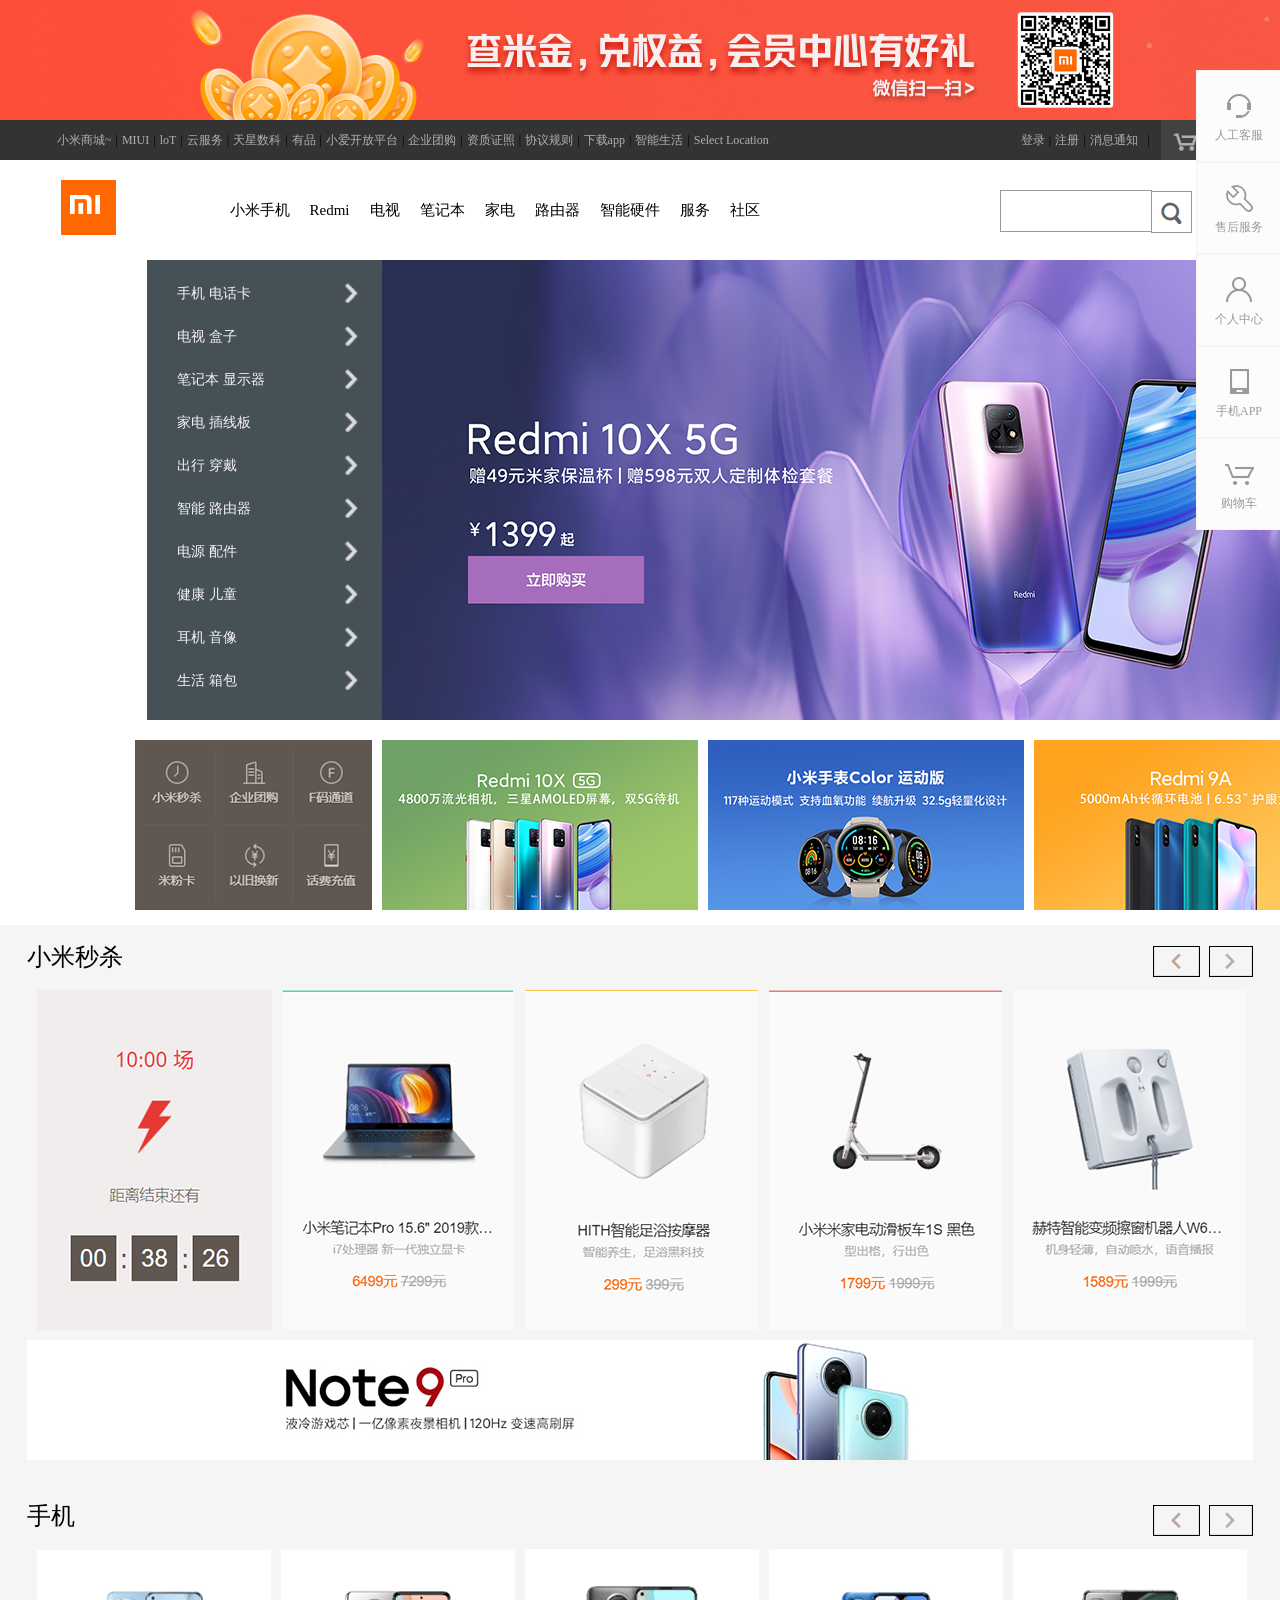
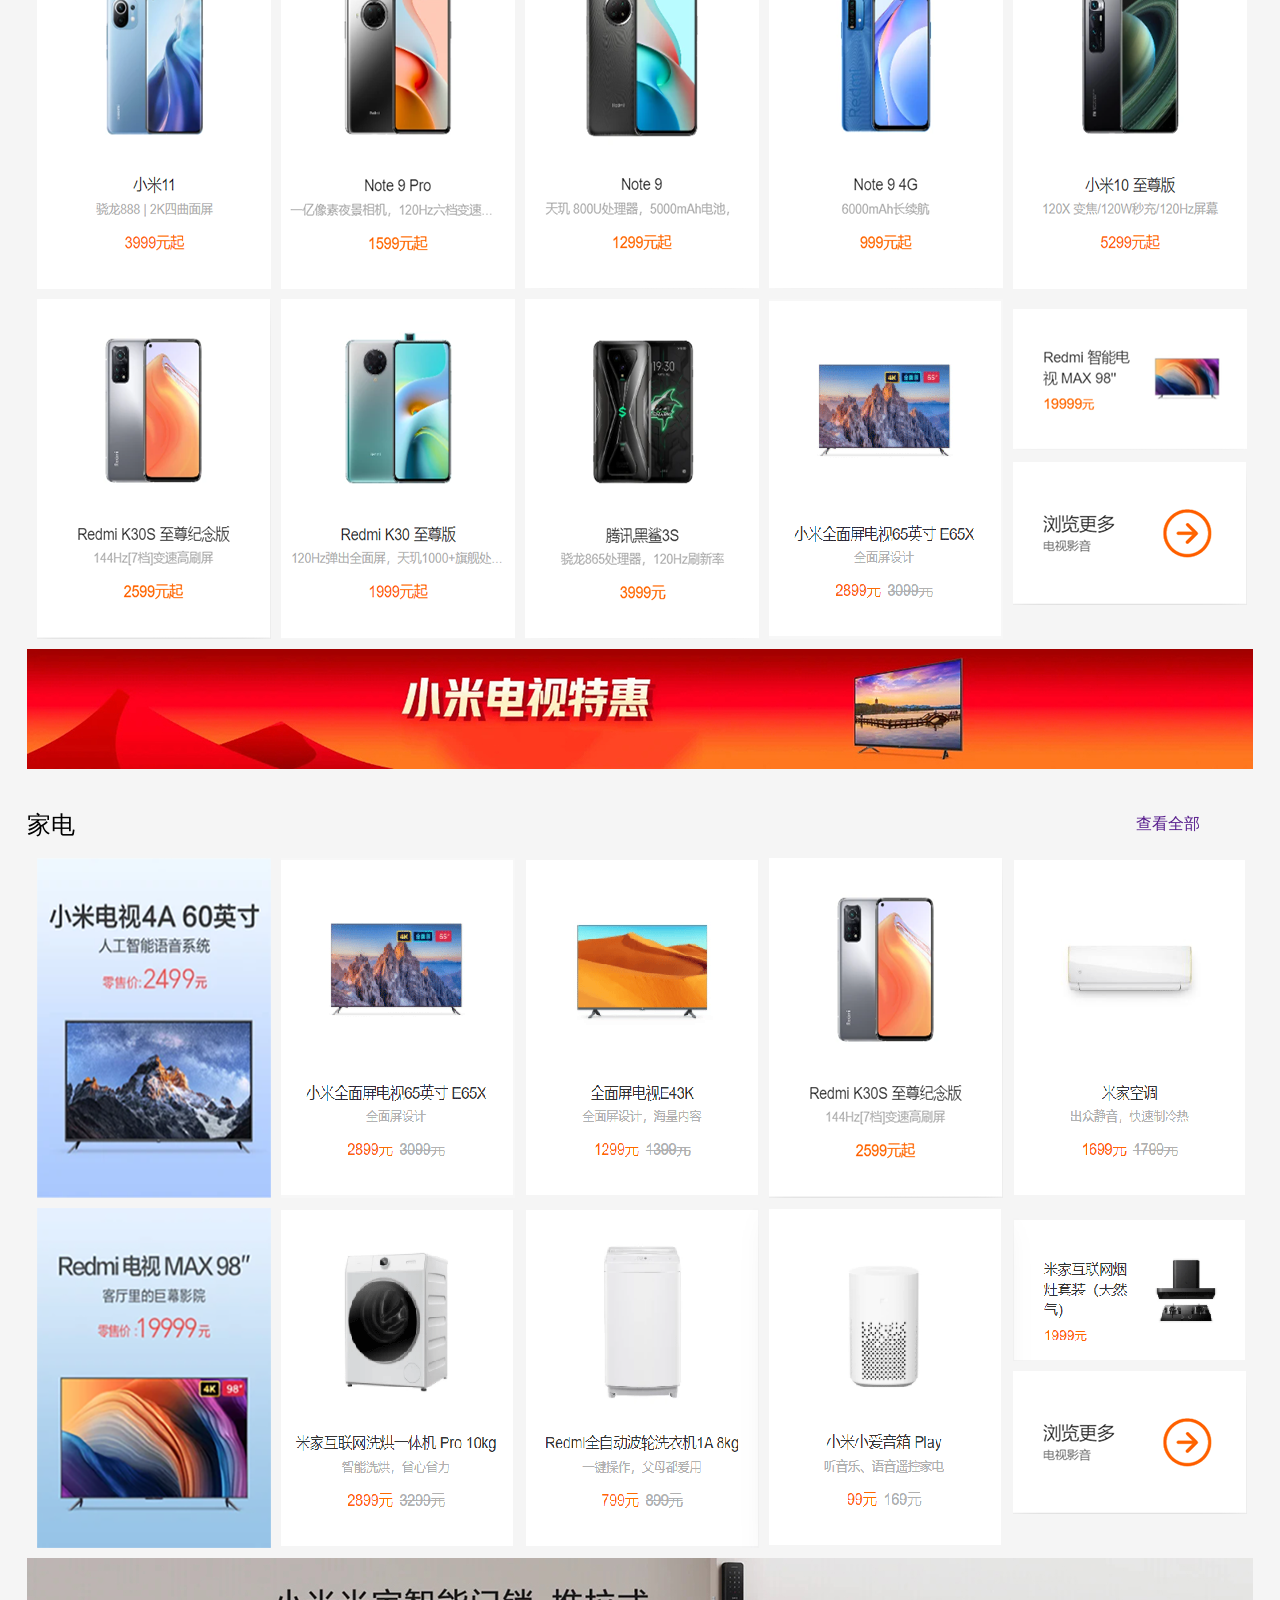
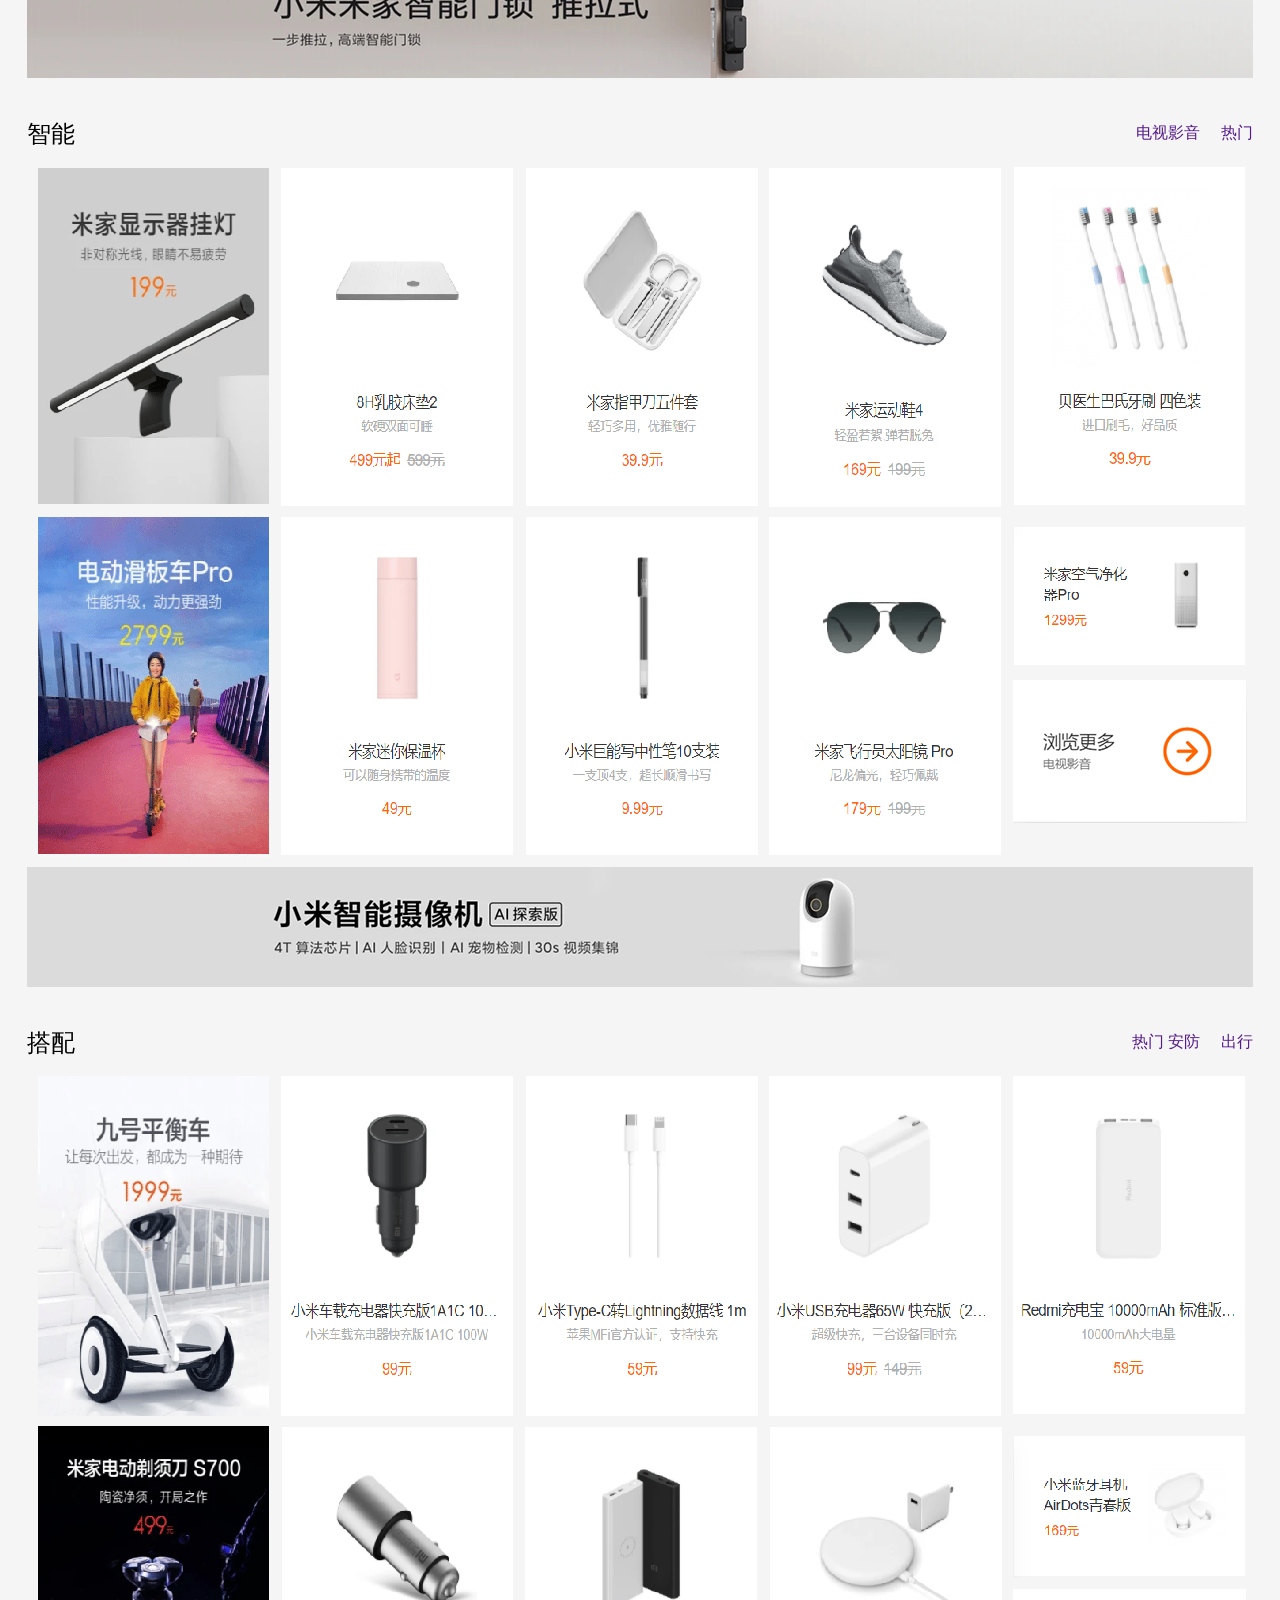
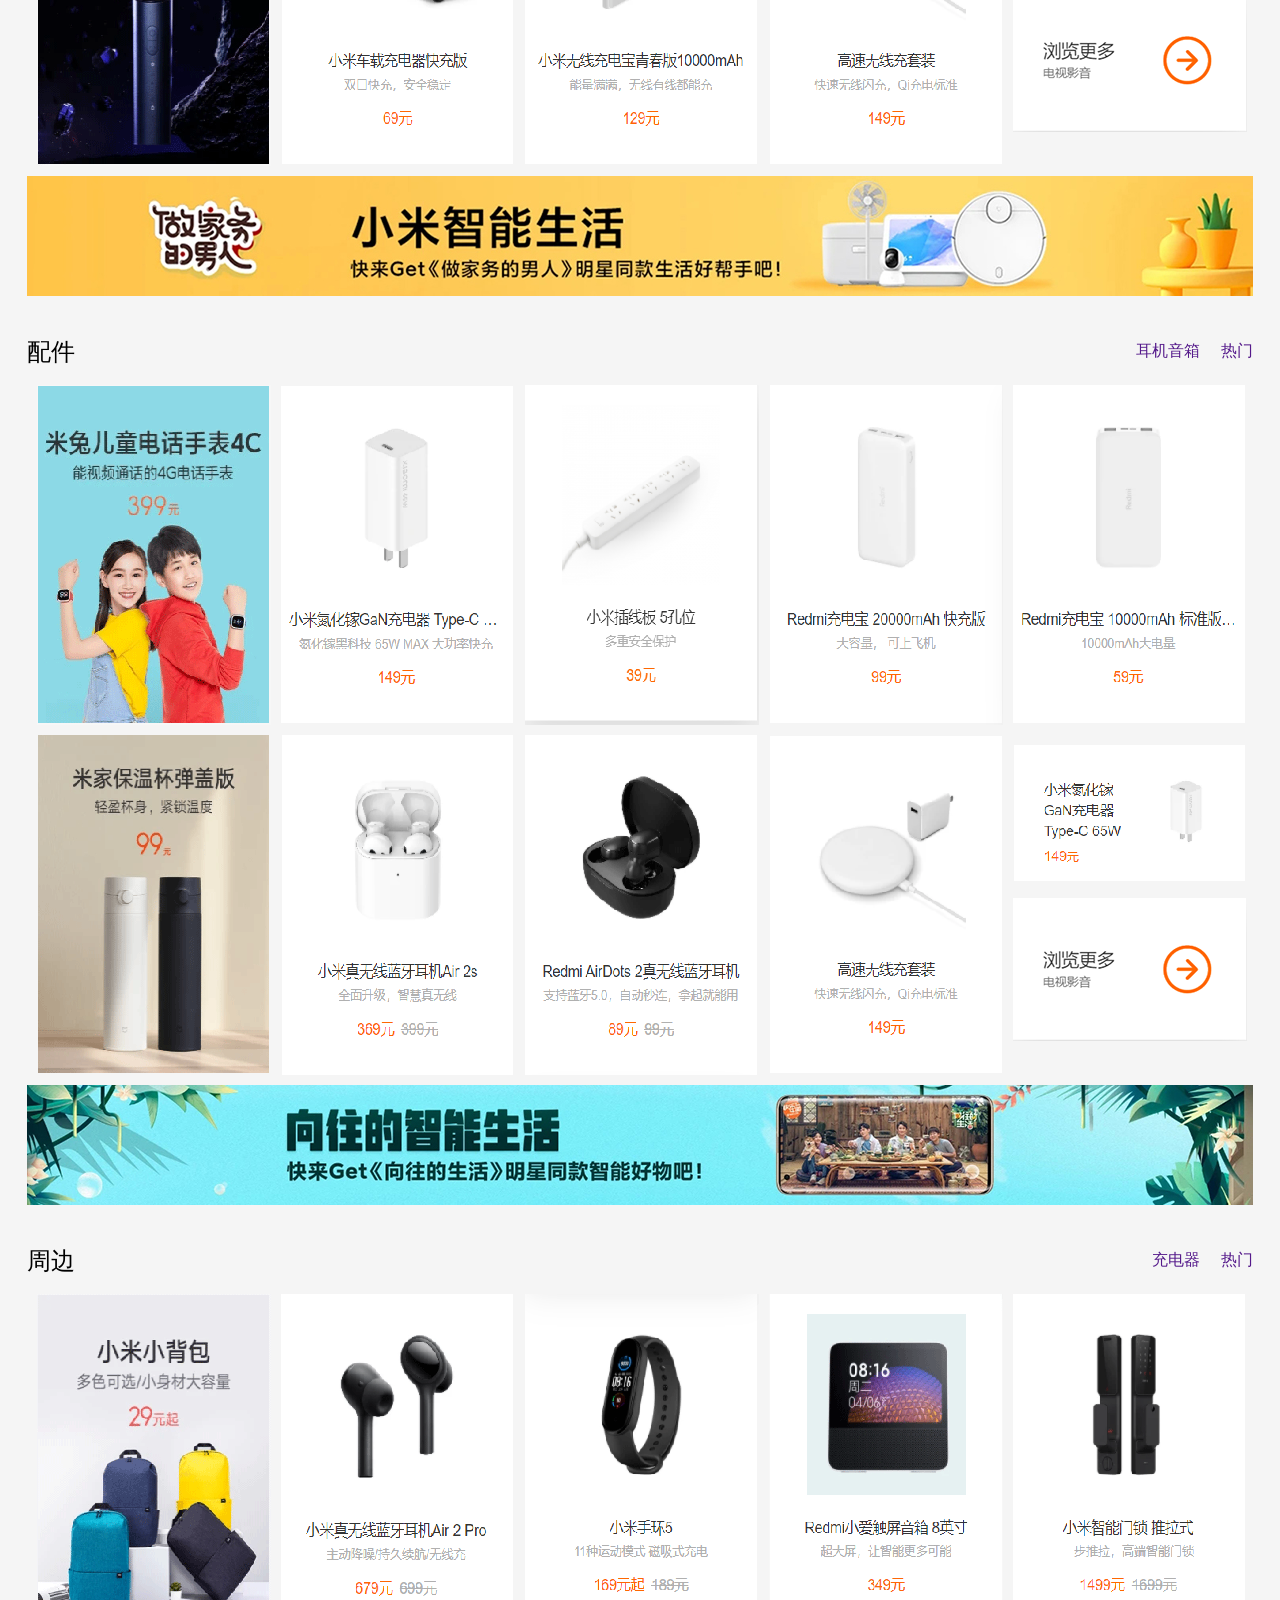
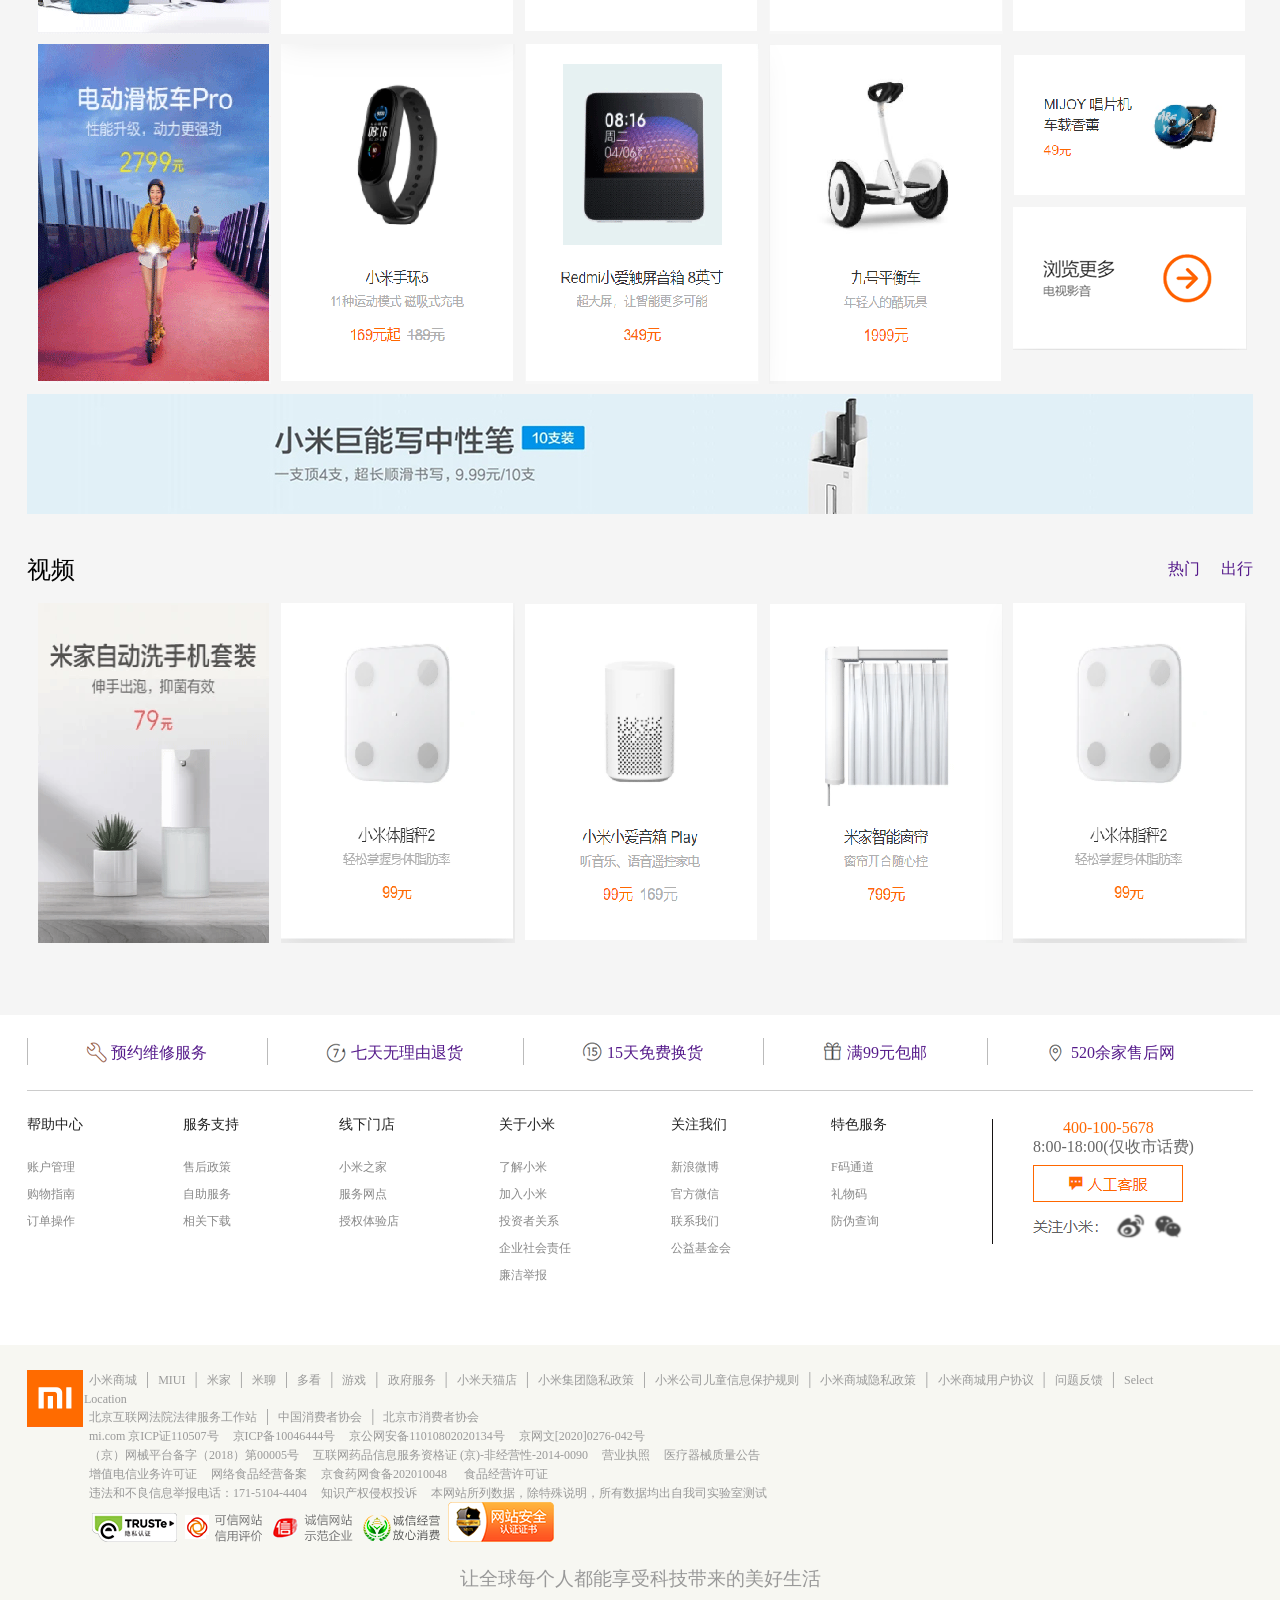
<file: index.html>
<!DOCTYPE html>
<html lang="en">
<head>
    <meta charset="UTF-8">
    <title>小米商城</title>
    <link rel="stylesheet" href="xiaom.css">
</head>
<body>
    <div>
    <div class="box">
        <div class="head"></div>
    <div class="head1">
        <div class="head2">
            <ul>
                <li><a href="">小米商城~</a></li>
                <li class="line">|</li>
                <li><a href="">MIUI</a></li>
                <li class="line">|</li>
                <li><a href="">loT</a></li>
                <li class="line">|</li>
                <li><a href="">云服务</a></li>
                <li class="line">|</li>
                <li><a href="">天星数科</a></li>
                <li class="line">|</li>
                <li><a href="">有品</a></li>
                <li class="line">|</li>
                <li><a href="">小爱开放平台</a></li>
                <li class="line">|</li>
                <li><a href="">企业团购</a></li>
                <li class="line">|</li>
                <li><a href="">资质证照</a></li>
                <li class="line">|</li>
                <li><a href="">协议规则</a></li>
                <li class="line">|</li>
                <li><a href="">下载app</a></li>
                <li class="line">|</li>
                <li><a href="">智能生活</a></li>
                <li class="line">|</li>
                <li><a href="">Select Location</a></li> 
            </ul>
        </div>
        <div class="head3">
            <ul>
                <li><a href="">登录</a></li>
                <li class="line">|</li>
                <li><a href="">注册</a></li>
                <li class="line">|</li>
                <li><a href="">消息通知 &nbsp;</a></li>
                <li class="line">| &nbsp;&nbsp;</li>
                <li id="gouche"><a href="">购物车 （0）</a></li>
            </ul>
        </div>
    </div>
    <div class="clearfix"></div>
    <div class="head4">
        <div class="head5">
            <div class="head6">
                <a class="img" href=""></a>
            </div>
            <div class="head7">
            <ul>
                <li><a href="">小米手机</a></li>
                <li><a href="">Redmi</a></li>
                <li><a href="">电视</a></li>
                <li><a href="">笔记本</a></li>
                <li><a href="">家电</a></li>
                <li><a href="">路由器</a></li>
                <li><a href="">智能硬件</a></li>
                <li><a href="">服务</a></li>
                <li><a href="">社区</a></li>
            </ul>
        </div>
        <div class="head8">
            <a href="">
                <input class="kuang" type="text">
                <input class="sousuo" type="submit">
            </a>
        </div>
        </div>
    </div>
    <div class="clearfix"></div>
    <div class="head_9">
        <div class="head_10">
            <div class="head_11">
                <ul>
                    <li><a href="">手机 电话卡</a></li>
                    <li><a href="">电视 盒子</a></li>
                    <li><a href="">笔记本 显示器</a></li>
                    <li><a href="">家电 插线板</a></li>
                    <li><a href="">出行 穿戴</a></li>
                    <li><a href="">智能 路由器</a></li>
                    <li><a href="">电源 配件</a></li>
                    <li><a href="">健康 儿童</a></li>
                    <li><a href="">耳机 音像</a></li>
                    <li><a href="">生活 箱包</a></li>
                </ul>
            </div>
        </div>
    </div>
    <div class="head_12">
        <div class="head_13">
            <ul>
                <li><a href=""><img src="./img/秒杀1.png" alt=""></a></li>
                <li><a href=""><img src="./img/11.jpg" alt=""></a></li>
                <li><a href=""><img src="./img/12.jpg" alt=""></a></li>
                <li><a href=""><img src="./img/13 (1).jpg" alt=""></a></li>
            </ul>
            <div class="clearfix"></div>
        </div>
    </div>
    </div>
    <div class="head_14">
        <div class="head_15">
            <div class="head_16">
                <h2>小米秒杀</h2>
                <span class="anniu1"><img src="./img/左框.png" alt=""></span>
                <span class="anniu2"><img src="./img/按钮1.png" alt=""></span>
            </div>
            <div class="head_17">
                <div class="aa"><img src="./img/tou.png" alt=""></div>
                <div class="aa"><a href=""><img src="./img/aa1.png" alt=""></a></div>
                <div class="aa"><a href=""><img src="./img/aa2.png" alt=""></a></div>
                <div class="aa"><a href=""><img src="./img/aa3.png" alt=""></a></div>
                <div class="aa"><a href=""><img src="./img/aa4.png" alt=""></a></div>
            </div>
            <div class="head_18">
                <img src="./img/中控.webp.jpg" alt="">
            </div>
            <div class="head_16">
                <h2>手机</h2>
                <span class="anniu1"><img src="./img/左框.png" alt=""></span>
                <span class="anniu2"><img src="./img/按钮1.png" alt=""></span>
            </div>
            <div class="head_17">
                <div class="aa"><a href=""><img src="./img/z1.png" alt=""></a></div>
                <div class="aa"><a href=""><img src="./img/z2.png" alt=""></a></div>
                <div class="aa"><a href=""><img src="./img/z3.png" alt=""></a></div>
                <div class="aa"><a href=""><img src="./img/z4.png" alt=""></a></div>
                <div class="aa"><a href=""><img src="./img/z5.png" alt=""></a></div>
                <div class="aa"><a href=""><img src="./img/z6.png" alt=""></a></div>
                <div class="aa"><a href=""><img src="./img/z7.png" alt=""></a></div>
                <div class="aa"><a href=""><img src="./img/z8.png" alt=""></a></div>
                <div class="aa"><a href=""><img src="./img/z9.png" alt=""></a></div>
                <div class="aa">
                    <div class="aa1"><a href=""><img src="./img/b1.png" alt=""></a></div>
                    <div class="aa1"><a href=""><img src="./img/b2.png" alt=""></a></div>
                </div>
            </div>
            <div class="head_18">
                <img src="./img/中控1.webp.jpg" alt="">
            </div>
            <div class="head_16">
                <h2>家电</h2>
                <a href=""><span class="anniu1">查看全部</span></a>
                <!-- <span class="anniu2"></span> -->
            </div>
            <div class="head_17">
                <div class="aa"><a href=""><img src="./img/电视1.png" alt=""></a></div>
                <div class="aa"><a href=""><img src="./img/z9.png" alt=""></a></div>
                <div class="aa"><a href=""><img src="./img/z10.png" alt=""></a></div>
                <div class="aa"><a href=""><img src="./img/z6.png" alt=""></a></div>
                <div class="aa"><a href=""><img src="./img/z12.png" alt=""></a></div>
                <div class="aa"><a href=""><img src="./img/电视2.png" alt=""></a></div>
                <div class="aa"><a href=""><img src="./img/z13.png" alt=""></a></div>
                <div class="aa"><a href=""><img src="./img/z14.png" alt=""></a></div>
                <div class="aa"><a href=""><img src="./img/w1 (33).png" alt=""></a></div>
                <div class="aa">
                    <div class="aa1"><a href=""><img src="./img/y1 (1).gif" alt=""></a></div>
                    <div class="aa1"><a href=""><img src="./img/b2.png" alt=""></a></div>
                </div>
            </div>
            <div class="head_18">
                <img src="./img/中控2.webp.jpg" alt="">
            </div>
            <div class="head_16">
                <h2>智能</h2>
                <a href=""><span class="anniu1">电视影音</span></a>
                <a href=""><span class="anniu2">热门</span></a>
            </div>
            <div class="head_17">
                <div class="aa"><a href=""><img src="./img/QQ截图20210123200124_1拷贝.png" alt=""></a></div>
                <div class="aa"><a href=""><img src="./img/w1 (32).png" alt=""></a></div>
                <div class="aa"><a href=""><img src="./img/w1 (31).png" alt=""></a></div>
                <div class="aa"><a href=""><img src="./img/w1 (30).png" alt=""></a></div>
                <div class="aa"><a href=""><img src="./img/w1 (29).png" alt=""></a></div>
                <div class="aa"><a href=""><img src="./img/QQ截图20210123200124_2拷贝.png" alt=""></a></div>
                <div class="aa"><a href=""><img src="./img/w1 (28).png" alt=""></a></div>
                <div class="aa"><a href=""><img src="./img/w1 (27).png" alt=""></a></div>
                <div class="aa"><a href=""><img src="./img/w1 (26).png" alt=""></a></div>
                <div class="aa">
                    <div class="aa1"><a href=""><img src="./img/y1 (2).gif" alt=""></a></div>
                    <div class="aa1"><a href=""><img src="./img/b2.png" alt=""></a></div>
                </div>
            </div>
            <div class="head_18">
                <img src="./img/中控3.webp.jpg" alt="">
            </div>
            <div class="head_16">
                <h2>搭配</h2>
                <a href=""><span class="anniu2">出行</span></a>
                <a href=""><span class="anniu1">热门 安防</span></a> 
            </div>
            <div class="head_17">
                <div class="aa"><a href=""><img src="./img/QQ截图20210123200124_3拷贝.png" alt=""></a></div>
                <div class="aa"><a href=""><img src="./img/w1 (25).png" alt=""></a></div>
                <div class="aa"><a href=""><img src="./img/w1 (24).png" alt=""></a></div>
                <div class="aa"><a href=""><img src="./img/w1 (23).png" alt=""></a></div>
                <div class="aa"><a href=""><img src="./img/w1 (15).png" alt=""></a></div>
                <div class="aa"><a href=""><img src="./img/QQ截图20210123200124_4拷贝.png" alt=""></a></div>
                <div class="aa"><a href=""><img src="./img/w1 (21).png" alt=""></a></div>
                <div class="aa"><a href=""><img src="./img/w1 (20).png" alt=""></a></div>
                <div class="aa"><a href=""><img src="./img/w1 (19).png" alt=""></a></div>
                <div class="aa">
                    <div class="aa1"><a href=""><img src="./img/y1 (3).gif" alt=""></a></div>
                    <div class="aa1"><a href=""><img src="./img/b2.png" alt=""></a></div>
                </div>
            </div>
            <div class="head_18">
                <img src="./img/中控4.webp.jpg" alt="">
            </div>
            <div class="head_16">
                <h2>配件</h2>
                <a href=""><span class="anniu2">热门</span></a>
                <a href=""><span class="anniu1">耳机音箱</span></a> 
            </div>
            <div class="head_17">
                <div class="aa"><a href=""><img src="./img/QQ截图20210123200124_5拷贝.png" alt=""></a></div>
                <div class="aa"><a href=""><img src="./img/w1 (18).png" alt=""></a></div>
                <div class="aa"><a href=""><img src="./img/w1 (17).png" alt=""></a></div>
                <div class="aa"><a href=""><img src="./img/w1 (16).png" alt=""></a></div>
                <div class="aa"><a href=""><img src="./img/w1 (15).png" alt=""></a></div>
                <div class="aa"><a href=""><img src="./img/QQ截图20210123200124_6拷贝.png" alt=""></a></div>
                <div class="aa"><a href=""><img src="./img/w1 (14).png" alt=""></a></div>
                <div class="aa"><a href=""><img src="./img/w1 (13).png" alt=""></a></div>
                <div class="aa"><a href=""><img src="./img/w1 (19).png" alt=""></a></div>
                <div class="aa">
                    <div class="aa1"><a href=""><img src="./img/y1 (4).gif" alt=""></a></div>
                    <div class="aa1"><a href=""><img src="./img/b2.png" alt=""></a></div>
                </div>
            </div>
            <div class="head_18">
                <img src="./img/中控5.webp.jpg" alt="">
            </div>
            <div class="head_16">
                <h2>周边</h2>
                <a href=""><span class="anniu2">热门</span></a>
                <a href=""><span class="anniu1">充电器</span></a> 
            </div>
            <div class="head_17">
                <div class="aa"><a href=""><img src="./img/QQ截图20210123200124_7拷贝.png" alt=""></a></div>
                <div class="aa"><a href=""><img src="./img/w1 (11).png" alt=""></a></div>
                <div class="aa"><a href=""><img src="./img/w1 (10).png" alt=""></a></div>
                <div class="aa"><a href=""><img src="./img/w1 (9).png" alt=""></a></div>
                <div class="aa"><a href=""><img src="./img/w1 (8).png" alt=""></a></div>
                <div class="aa"><a href=""><img src="./img/QQ截图20210123200124_2拷贝.png" alt=""></a></div>
                <div class="aa"><a href=""><img src="./img/w1 (10).png" alt=""></a></div>
                <div class="aa"><a href=""><img src="./img/w1 (9).png" alt=""></a></div>
                <div class="aa"><a href=""><img src="./img/w1 (5).png" alt=""></a></div>
                <div class="aa">
                    <div class="aa1"><a href=""><img src="./img/y1 (5).gif" alt=""></a></div>
                    <div class="aa1"><a href=""><img src="./img/b2.png" alt=""></a></div>
                </div>
            </div>
            <div class="head_18">
                <img src="./img/中控6.webp.jpg" alt="">
            </div>
            <div class="head_16">
                <h2>视频</h2>
                <a href=""><span class="anniu2">出行</span></a>
                <a href=""><span class="anniu1">热门</span></a>
            </div>
            <div class="head_17">
                <div class="aa"><a href=""><img src="./img/w1 (22).png" alt=""></a></div>
                <div class="aa"><a href=""><img src="./img/w1 (4).png" alt=""></a></div>
                <div class="aa"><a href=""><img src="./img/w1 (2).png" alt=""></a></div>
                <div class="aa"><a href=""><img src="./img/w1 (3).png" alt=""></a></div>
                <div class="aa"><a href=""><img src="./img/w1 (4).png" alt=""></a></div>
            </div>
        </div>
    </div>
    <div class="end">
        <div class="end1">
            <div class="end2">
                <ul id="dd">
                    <li class="cc" id="ee"><a href="">预约维修服务</a></li>
                    <li class="cc" id="ee1"><a href="">七天无理由退货</a></li>
                    <li class="cc" id="ee2"><a href="">15天免费换货</a></li>
                    <li class="cc" id="ee3"><a href="">满99元包邮</a></li>
                    <li class="cc" id="ee4"><a href="">520余家售后网</a></li>
                </ul>
            </div>
            <div class="end3">
                <dl class="end4">
                    <dt> 帮助中心</dt>
                    <dd><a href="">账户管理</a></dd>
                    <dd><a href="">购物指南</a></dd>
                    <dd><a href="">订单操作</a></dd>
                </dl>
                <dl class="end4">
                    <dt> 服务支持</dt>
                    <dd><a href="">售后政策</a></dd>
                    <dd><a href="">自助服务</a></dd>
                    <dd><a href="">相关下载</a></dd>
                </dl>
                <dl class="end4">
                    <dt>线下门店</dt>
                    <dd><a href="">小米之家</a></dd>
                    <dd><a href="">服务网点</a></dd>
                    <dd><a href="">授权体验店</a></dd>
                </dl>
                <dl class="end4">
                    <dt>关于小米</dt>
                    <dd><a href="">了解小米</a></dd>
                    <dd><a href="">加入小米</a></dd>
                    <dd><a href="">投资者关系</a></dd>
                    <dd><a href="">企业社会责任</a></dd>
                    <dd><a href="">廉洁举报</a></dd>
                </dl>
                <dl class="end4">
                    <dt>关注我们</dt>
                    <dd> <a href="">新浪微博</a> </dd>
                    <dd><a href="">官方微信</a></dd>
                    <dd><a href="">联系我们</a></dd>
                    <dd><a href="">公益基金会</a></dd>
                </dl>
                <dl class="end4">
                    <dt>特色服务</dt>
                    <dd><a href="">F码通道</a></dd>
                    <dd><a href="">礼物码</a></dd>
                    <dd><a href="">防伪查询</a></dd>
                </dl>
                <div class="end5">
                    <p class="ff">400-100-5678</p>
                    <p class="hh">8:00-18:00(仅收市话费)</p>
                </div>
            </div>
        </div>
    </div>
    <div class="end6">
        <div class="end7">
            <div class="end8"></div>
            <div class="end9">
                <p>
                    <a href="">小米商城</a>
                    <span class="xian">|</span>
                    <a href="">MIUI</a>
                    <span class="xian">|</span>
                    <a href="">米家</a>
                    <span class="xian">|</span>
                    <a href="">米聊</a>
                    <span class="xian">|</span>
                    <a href="">多看</a>
                    <span class="xian">|</span>
                    <a href="">游戏</a>
                    <span class="xian">|</span>
                    <a href="">政府服务</a>
                    <span class="xian">|</span>
                    <a href="">小米天猫店</a>
                    <span class="xian">|</span>
                    <a href="">小米集团隐私政策</a>
                    <span class="xian">|</span>
                    <a href="">小米公司儿童信息保护规则</a>
                    <span class="xian">|</span>
                    <a href="">小米商城隐私政策</a>
                    <span class="xian">|</span>
                    <a href="">小米商城用户协议</a>
                    <span class="xian">|</span>
                    <a href="">问题反馈</a>
                    <span class="xian">|</span>
                    <a href="">Select Location</a>
                </p>
                <p>
                    <a href="">北京互联网法院法律服务工作站</a>
                    <span class="xian">|</span>
                    <a href="">中国消费者协会</a>
                    <span class="xian">|</span>
                    <a href="">北京市消费者协会</a>
                </p>
                <p>
                    <a href=""> mi.com 京ICP证110507号</a>
                    <a href="">京ICP备10046444号</a>
                    <a href="">京公网安备11010802020134号</a>
                    <a href="">京网文[2020]0276-042号</a>
                </p>
                <p>
                    <a href="">（京）网械平台备字（2018）第00005号</a>
                    <a href="">互联网药品信息服务资格证 (京)-非经营性-2014-0090</a>
                    <a href="">营业执照</a>
                    <a href="">医疗器械质量公告</a>
                </p>
                <p>
                    <a href="">增值电信业务许可证</a>
                    <a href="">网络食品经营备案</a>
                    <a href="">京食药网食备202010048</a>
                    <a href=""> 食品经营许可证</a>
                </p>
                <p>
                    <a href="">违法和不良信息举报电话：171-5104-4404</a>
                    <a href="">知识产权侵权投诉</a>
                    <a href="">本网站所列数据，除特殊说明，所有数据均出自我司实验室测试</a>
                </p>
            </div>
            <div class="end10">
                <a href=""><img src="./img/now1.png" alt=""></a>
                <a href=""><img src="./img/now2.png" alt=""></a>
                <a href=""><img src="./img/now3.png" alt=""></a>
                <a href=""><img src="./img/now5.png" alt=""></a>
                <a href=""><img src="./img/now4.png" alt=""></a>
            </div>
            <div class="end11">
                <h3>让全球每个人都能享受科技带来的美好生活</h3>
            </div>
        </div>
    </div>
    <div class="end12">
        <a class="kk" href="">
            <div class="nn"><img src="./img/QQ1 (1).png" alt=""></div>
            <span class="vv">人工客服</span>
        </a>
        <a class="kk" href="">
            <div class="nn"><img src="./img/QQ1 (2).png" alt=""></div>
            <span class="vv">售后服务</span>
        </a>
        <a class="kk" href="">
            <div class="nn"><img src="./img/QQ1 (3).png" alt=""></div>
            <span class="vv">个人中心</span>
        </a>
        <a class="kk" href="">
            <div class="nn"><img src="./img/QQ1 (4).png" alt=""></div>
            <span class="vv">手机APP</span>
        </a>
        <a class="kk" href=""> 
            <div class="nn"><img src="./img/QQ1 (5).png" alt=""></div>
            <span class="vv">购物车</span>
        </a>
    </div>
</div>
</body>
</html>
</file>
<file: xiaom.css>
*{
    margin: 0;
    padding: 0;
}
.box{
    width: 1350px;
    height: 925px;
    margin: 0 auto;
}
.head{
    background:url(./img/head.jpg) no-repeat 50%;
    width: 100%;
    height: 120px;
    background-size: auto 120px;
}
.head1{
    width: 100%;
    height: 40px;
    background-color: #333333;
}
.head2{
    float: left;
    margin-left: 55px;
}
.head3{
    float: right;
}
ul{
    margin: 0;
    padding: 0;
}
.head1 li{
    float: left;
    list-style: none;
    line-height: 40px;
    font-size: 12px;
    padding: 0px 2px;
    
}
.head1 line{
    margin: 0 1px;
    color: #1a001a;
}
.head1 a{
    color: #b0b0b0;
    text-decoration: none;
}
#gouche{
    padding-left: 50px;
    padding-right: 10px;
    margin-right: 60px;
    background: url(./img/购物车.png) no-repeat 10px 5px;
    background-color: #424242;
}
body a:hover{
    color: red;
}
.clearfix{
    clear: both;
}

.head4{
    width: 100%;
    height: 100px;
    /* background-color: pink; */
}
.head5{
    width: 1229px;
    height: 100px;
    margin: 0 auto;
    /* background-color: rosybrown;  */
    position: relative;
}
.head6{
    width: 60px;
    height: 100px;
    /* background-color: royalblue; */
    float: left;
}
.img{
    width: 55px;
    height: 55px;
    float: left;
    margin-top: 20px;
    overflow: hidden;
    background: url(./img/mi-logo.png) no-repeat 0px 0px ;
    background-color: #ff6700;
}
.head7{
    width: 700px;
    height: 100px;
    /* background-color: skyblue; */
    float: left;
    margin-left: 99px;
}
.head7 li{
    list-style: none;
    float: left;
    font-size: 15px;
    line-height: 100px;
    padding: 0 10px;
}
.head7 a{
    color: black;
    text-decoration: none;
}
.head7 a:hover{
    color: red;
}
.head8{
    width: 200px;
    height: 100px;
    position: absolute;
    top: 0;
    right: 0;
}
.kuang{
    width: 150px;
    height: 40px;
    border: 1px solid #999;
    position: relative;
    top: 30px;
    right: 90px;
}
.sousuo{
    width: 41px;
    height: 42px;
    border: 1px solid #999;
    position: relative;
    top: 31px;
    right: 95px;
    color: transparent;
    background-image: url(./img/提交.png);
}
.head_9{
    width: 100%;
    height: 460px;
    position: relative;
    overflow: hidden;
    /* background-color: plum; */
}
.head_10{
    width: 1226px;
    height: 460px;
    position: absolute;
    left: 147px;
    
    /* background-color: skyblue; */
    background: url(./img/背景.jpg);
}
.head_11{
    width: 235px;
    height: 460px;
    position: absolite;
    top: 0;
    left: 0;
    font-size: 14px;
    background-color: #455057;
}
.head_11 li{
    list-style: none;
}
.head_11 a{
    text-decoration: none;
    color: rgb(248, 245, 245);
    display: block;
    position: relative;
    padding-top: 25px;
    padding-left: 30px;
    background: url(./img/jian.png)no-repeat 193px 19px;
}
.head_12{
    width: 100%;
    height: 210px;
    position: relative;
    /* background-color: rgb(28, 142, 187); */
}
.head_13{
    width: 1225px;
    height: 170px;
    position: absolute;
    top: 20px;
    right: 0;
    /* background-color: slateblue; */
}
.head_13 li{
    list-style: none;
    float: left;
    margin-left: 10px;
}
.head_14{
    width: 100%;
    height: 6490px;
    background-color: #f5f5f5;
}
.head_15{
    width: 1226px;
    height: 6490px;
    margin: 0 auto;
    /* background-color: rgb(160, 100, 100); */
}
.head_16{
    height: 65px;
    position: relative;
    /* background-color: pink; */
}
.head_16 img{
    border: 1px solid black;
}
h2{
    font-weight: 200;
    position: absolute;
    top: 16px;
    left: 0;
}
.anniu1{
    position: absolute;
    top: 21px;
    right: 53px;
}
.anniu2{
    position: absolute;
    top: 21px;
    right: 0;
}
.head_17{
    width: 1226px;
    height: 340px;
    /* background-color: violet; */
}
.aa{
    width: 234px;
    height: 340px;
    margin-left: 10px;
    margin-bottom: 10px;
    float: left;
}
.head_18{
    margin-top: 10px;
    margin-bottom: 20px;
}
.aa1{
    width: 234px;
    height: 143px;
    margin-top: 10px;
}
.end{
    width: 100%;
    height: 330px;
    /* background-color: skyblue; */
}
.end1{
    width: 1226px;
    height: 330px;
    margin: 0 auto;
    /* background-color: rosybrown; */
}
.end2{
    width: 1226px;
    height: 75px;
    /* background-color: pink; */
    position: relative;
    border-bottom: 1px solid #ccc;
}
#dd{
    width: 1226px;
    height: 30px;
    display: block;
    position: relative;
    top: 23px;
    /* background-color: powderblue; */
}
.cc{
    list-style: none;
    float: left;
    padding: 0 60px;
    line-height: 30px;
    border-left: 1px solid #bbb;
    height: 27px;
    text-indent: 23px;
}
#ee{
    background: url(./img/yi.png)no-repeat 56px 2px;
}
#ee1{
    background: url(./img/yi1.png)no-repeat 56px 2px;
}
#ee2{
    background: url(./img/yi2.png)no-repeat 56px 2px;
}
#ee3{
    background: url(./img/yi4.png)no-repeat 56px 2px;
}
#ee4{
    background: url(./img/yi5.png)no-repeat 56px 2px;
}
.cc a{
    text-decoration: none;
}
.end3{
    width: 1226px;
    height: 250px;
    /* background-color: skyblue; */
    position: relative;
}
.end4{
    float: left;
    margin-top: 25px;
    margin-right: 100px;
}
.end4 dt{
    font-size: 14px;
    padding-bottom: 20px;
    color: #222;
}
.end dd{
    font-size: 12px;
    padding: 5px 0;
}
.end4 a{
    color: #888;
    text-decoration: none;
}
.end5{
    width: 250px;
    height: 125px;
    position: absolute;
    top: 28px;
    right: 10px;
    background: url(./img/phone.png) no-repeat 20px 43px;
    /* background-color: pink; */
    border-left: 1px solid rgb(22, 19, 19);
}
.ff{
    color: #ff6700;
    text-indent: 70px
}
.hh{
    color: #666;
    text-indent: 40px
}
.end6{
    width: 100%;
    height: 270px;
    background-color: #f7f7f2;
}
.end7{
    width: 1226px;
    height: 270px;
    /* background-color: skyblue; */
    box-sizing: border-box;
    position: relative;
    margin: 0 auto;
    padding: 15px 0;
}
.end8{
    width: 56px;
    height: 57px;
    /* background-color: tomato; */
    margin-top: 10px;
    position: relative;
    background: url(./img/logo-footer.png) no-repeat ;
}
.end9{
    width: 1100px;
    position: relative;
    margin-left: 57px;
    margin-top: -57px;
    /* background-color: violet; */
}
.end9 a{
    font-size: 12px;
    color: #999;
    padding: 5px 5px;
    text-decoration: none;
}
.xian{
    color: #999;
}
.end10{
    margin-left: 65px;
}
.end11 h3{
    font-weight: 100;
    margin-top: 20px;
   text-align: center;
   color: #999;
}
.end12{
   width: 84px;
   position: fixed;
   top: 70px;
   right: 0;
   /* border: 1px solid rgb(245, 242, 242); */
   background-color: rgb(252, 252, 252);
}
.kk{
    display: block;
    width: 84px;
    height: 90px;
    text-align: center;
    border: 1px solid rgb(245, 242, 242);
    text-decoration: none;
    color: #999;
    /* background-color: violet; */
}
.nn{
    padding-top: 20px;
}
.vv{
    font-size: 12px;
}
</file>
